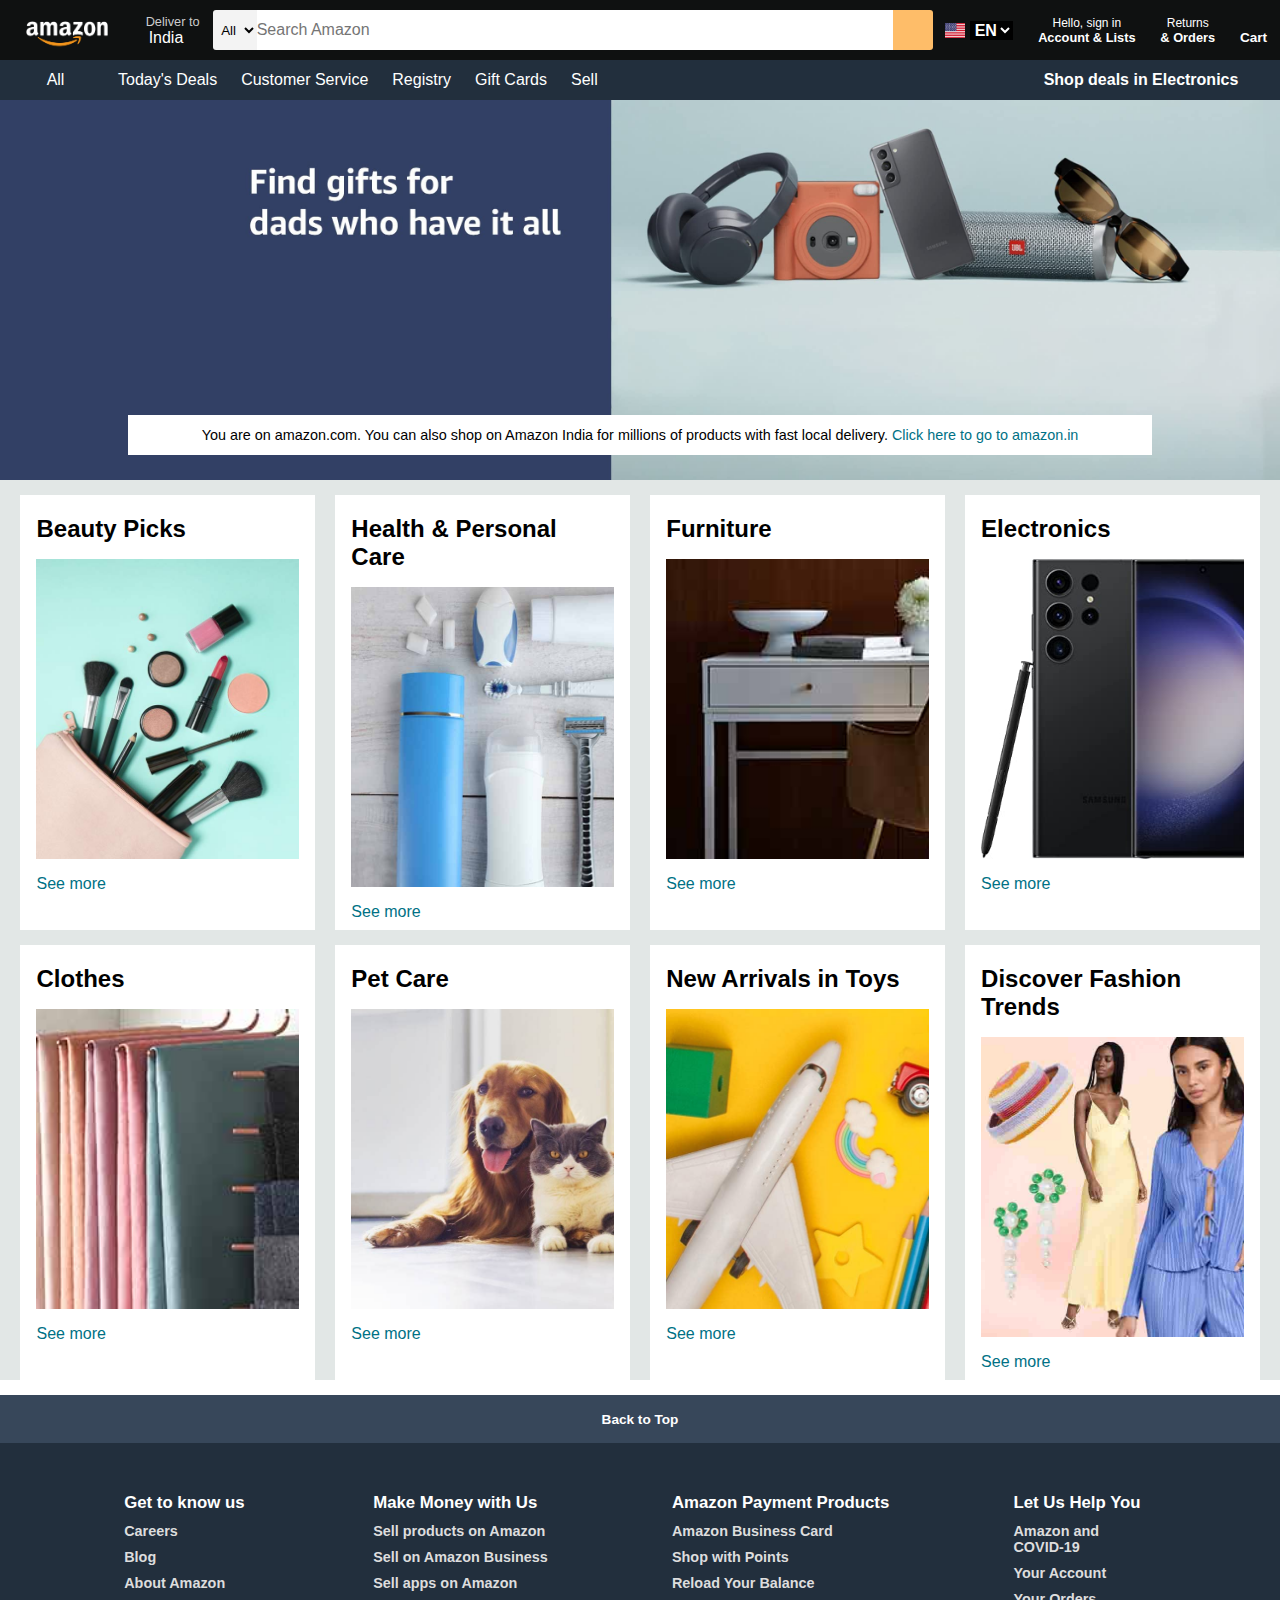
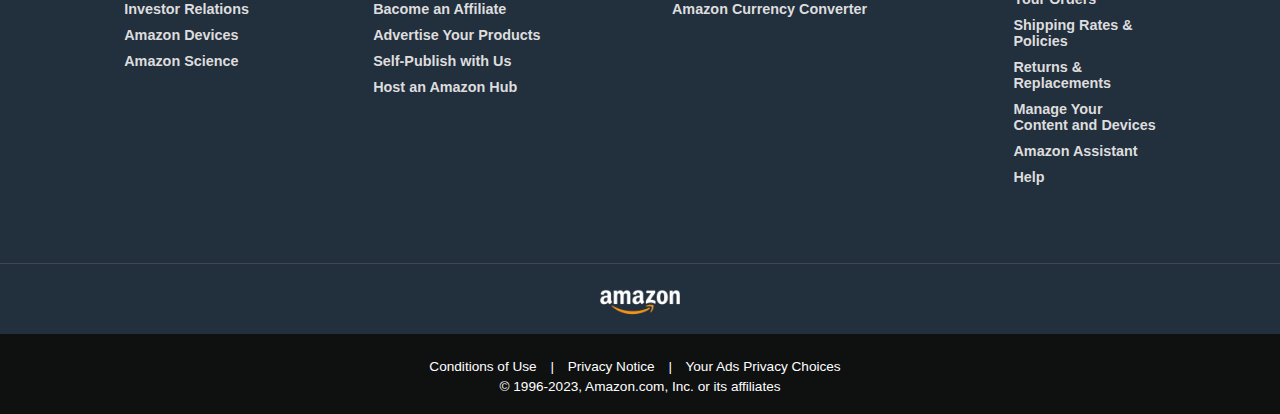
<file: index.html>
<!DOCTYPE html>
<html lang="en">
<head>
    <meta charset="UTF-8">
    <meta name="viewport" content="width=device-width, initial-scale=1.0">
    <title>Amazon</title>
    <link rel="stylesheet" href="https://cdnjs.cloudflare.com/ajax/libs/font-awesome/6.4.0/css/all.min.css" integrity="sha512-iecdLmaskl7CVkqkXNQ/ZH/XLlvWZOJyj7Yy7tcenmpD1ypASozpmT/E0iPtmFIB46ZmdtAc9eNBvH0H/ZpiBw==" crossorigin="anonymous" referrerpolicy="no-referrer"/>
    <link rel="stylesheet" href="styleAmazon.css">
</head>
<body>
    <header>
        <div class="navbar">
            <div class="nav-logo border">
                <div class="logo"></div>
            </div>

            <div class="nav-address border">
                <p class="deliver">Deliver to</p>

                <div class="add-icon">
                    <i class="fa-solid fa-location-dot"></i>
                    <p class="india">India</p>
                </div>
            </div>

            <div class="nav-search">
                <select class="search-select">
                    <option>All</option>
                </select>
                <input placeholder="Search Amazon" class="search-input">
                <div class="search-icon">
                    <i class="fa-solid fa-magnifying-glass"></i>
                </div>
            </div>

            <div class="nav-language border">
                <div class="nav-image" style="background-image: url('language.png');"></div>
                <select class="lang-text">
                    <option>EN</option>
                </select>
            </div>

            <div class="nav-signin border">
                <p><span>Hello, sign in</span></p>
                <p class="nav-second">Account & Lists</p>
            </div>

            <div class="nav-return border">
                <p><span>Returns</span></p>
                <p class="nav-second">& Orders</p>
            </div>

            <div class="nav-cart border">
                <i class="fa-solid fa-cart-shopping"></i>
                <p class="cart-text">Cart</p>
            </div>
        </div>

        <div class="panel">
            <div class="panel-all border">
                <i class="fa-solid fa-bars"></i>
                <p class="all">All</p>
            </div>

            <div class="panel-ops">
                <p class="op1 border">Today's Deals</p>
                <p class="op2 border">Customer Service</p>
                <p class="op3 border">Registry</p>
                <p class="op4 border">Gift Cards</p>
                <p class="op5 border">Sell</p>
            </div>

            <div class="panel-deals border">
               <p>Shop deals in Electronics</p> 
            </div>
        </div>
    </header>

    <section>
        <div class="hero-section">
            <div class="hero-msg">
                <p>You are on amazon.com. You can also shop on Amazon India for millions of products with fast local delivery. <a href="">Click here to go to amazon.in</a></p>
            </div>
        </div>
    </section>

    <section>
        <div class="shop-section">
            <div class="box1 box">
                <div class="box-styling">
                    <h2>Beauty Picks</h2>
                    <div class="box-image" style="background-image: url('box1_image.jpg');"></div>
                    <p><a href=""> See more</a></p>
                </div>
            </div>

            <div class="box2 box">
                <div class="box-styling">
                    <h2>Health & Personal Care</h2>
                    <div class="box-image" style="background-image: url('box2_image.jpg');"></div>
                    <p><a href=""> See more</a></p>
                </div>
            </div>

            <div class="box3 box">
                <div class="box-styling">
                    <h2>Furniture</h2>
                    <div class="box-image" style="background-image: url('box3_image.jpg');"></div>
                    <p><a href=""> See more</a></p>
                </div>
            </div>

            <div class="box4 box">
                <div class="box-styling">
                    <h2>Electronics</h2>
                    <div class="box-image" style="background-image: url('box4_image.jpg');"></div>
                    <p><a href=""> See more</a></p>
                </div>
            </div>

            <div class="box5 box">
                <div class="box-styling">
                    <h2>Clothes</h2>
                    <div class="box-image" style="background-image: url('box5_image.jpg');"></div>
                    <p><a href=""> See more</a></p>
                </div>
            </div>

            <div class="box6 box">
                <div class="box-styling">
                    <h2>Pet Care</h2>
                    <div class="box-image" style="background-image: url('box6_image.jpg');"></div>
                    <p><a href=""> See more</a></p>
                </div>
            </div>

            <div class="box7 box">
                <div class="box-styling">
                    <h2>New Arrivals in Toys</h2>
                    <div class="box-image" style="background-image: url('box7_image.jpg');"></div>
                    <p><a href=""> See more</a></p>
                </div>
            </div>

            <div class="box8 box">
                <div class="box-styling">
                    <h2>Discover Fashion Trends</h2>
                    <div class="box-image" style="background-image: url('box8_image.jpg');"></div>
                    <p><a href=""> See more</a></p>
                </div>
            </div>
        </div>
    </section>

    <footer>
        <div class="foot-panel1">
            Back to Top
        </div>

        <div class="foot-panel2">
            <ul>
                <p>Get to know us</p>
                <div class="anchor-tags">
                    <a href="">Careers</a>
                    <a href="">Blog</a>
                    <a href="">About Amazon</a>
                    <a href="">Investor Relations</a>
                    <a href="">Amazon Devices</a>
                    <a href="">Amazon Science</a>
                </div>
            </ul>

            <ul>
                <p>Make Money with Us</p>
                <div class="anchor-tags">
                    <a href="">Sell products on Amazon</a>
                    <a href="">Sell on Amazon Business</a>
                    <a href="">Sell apps on Amazon</a>
                    <a href="">Bacome an Affiliate</a>
                    <a href="">Advertise Your Products</a>
                    <a href="">Self-Publish with Us</a>
                    <a href="">Host an Amazon Hub</a>
                </div>
            </ul>

            <ul>
                <p>Amazon Payment Products</p>
                <div class="anchor-tags">
                    <a href="">Amazon Business Card</a>
                    <a href="">Shop with Points</a>
                    <a href="">Reload Your Balance</a>
                    <a href="">Amazon Currency Converter</a>
                </div>
            </ul>

            <ul>
                <p>Let Us Help You</p>
                <div class="anchor-tags">
                    <a href="">Amazon and <br>COVID-19</a>
                    <a href="">Your Account</a>
                    <a href="">Your Orders</a>
                    <a href="">Shipping Rates & <br> Policies</a>
                    <a href="">Returns & <br>Replacements</a>
                    <a href="">Manage Your <br> Content and Devices</a>
                    <a href="">Amazon Assistant</a>
                    <a href="">Help</a>
                </div>
            </ul>
        </div>

        <div class="foot-panel3">
            <div class="foot-logo"></div>
        </div>

        <div class="foot-panel4">
            <div class="pages">
                <a href="">Conditions of Use</a>
                <a href="">|</a>
                <a href="">Privacy Notice</a>
                <a href="">|</a>
                <a href="">Your Ads Privacy Choices</a>
            </div>

            <div class="copyright">
                © 1996-2023, Amazon.com, Inc. or its affiliates
            </div>
        </div>
    </footer>
</body>
</html>
</file>
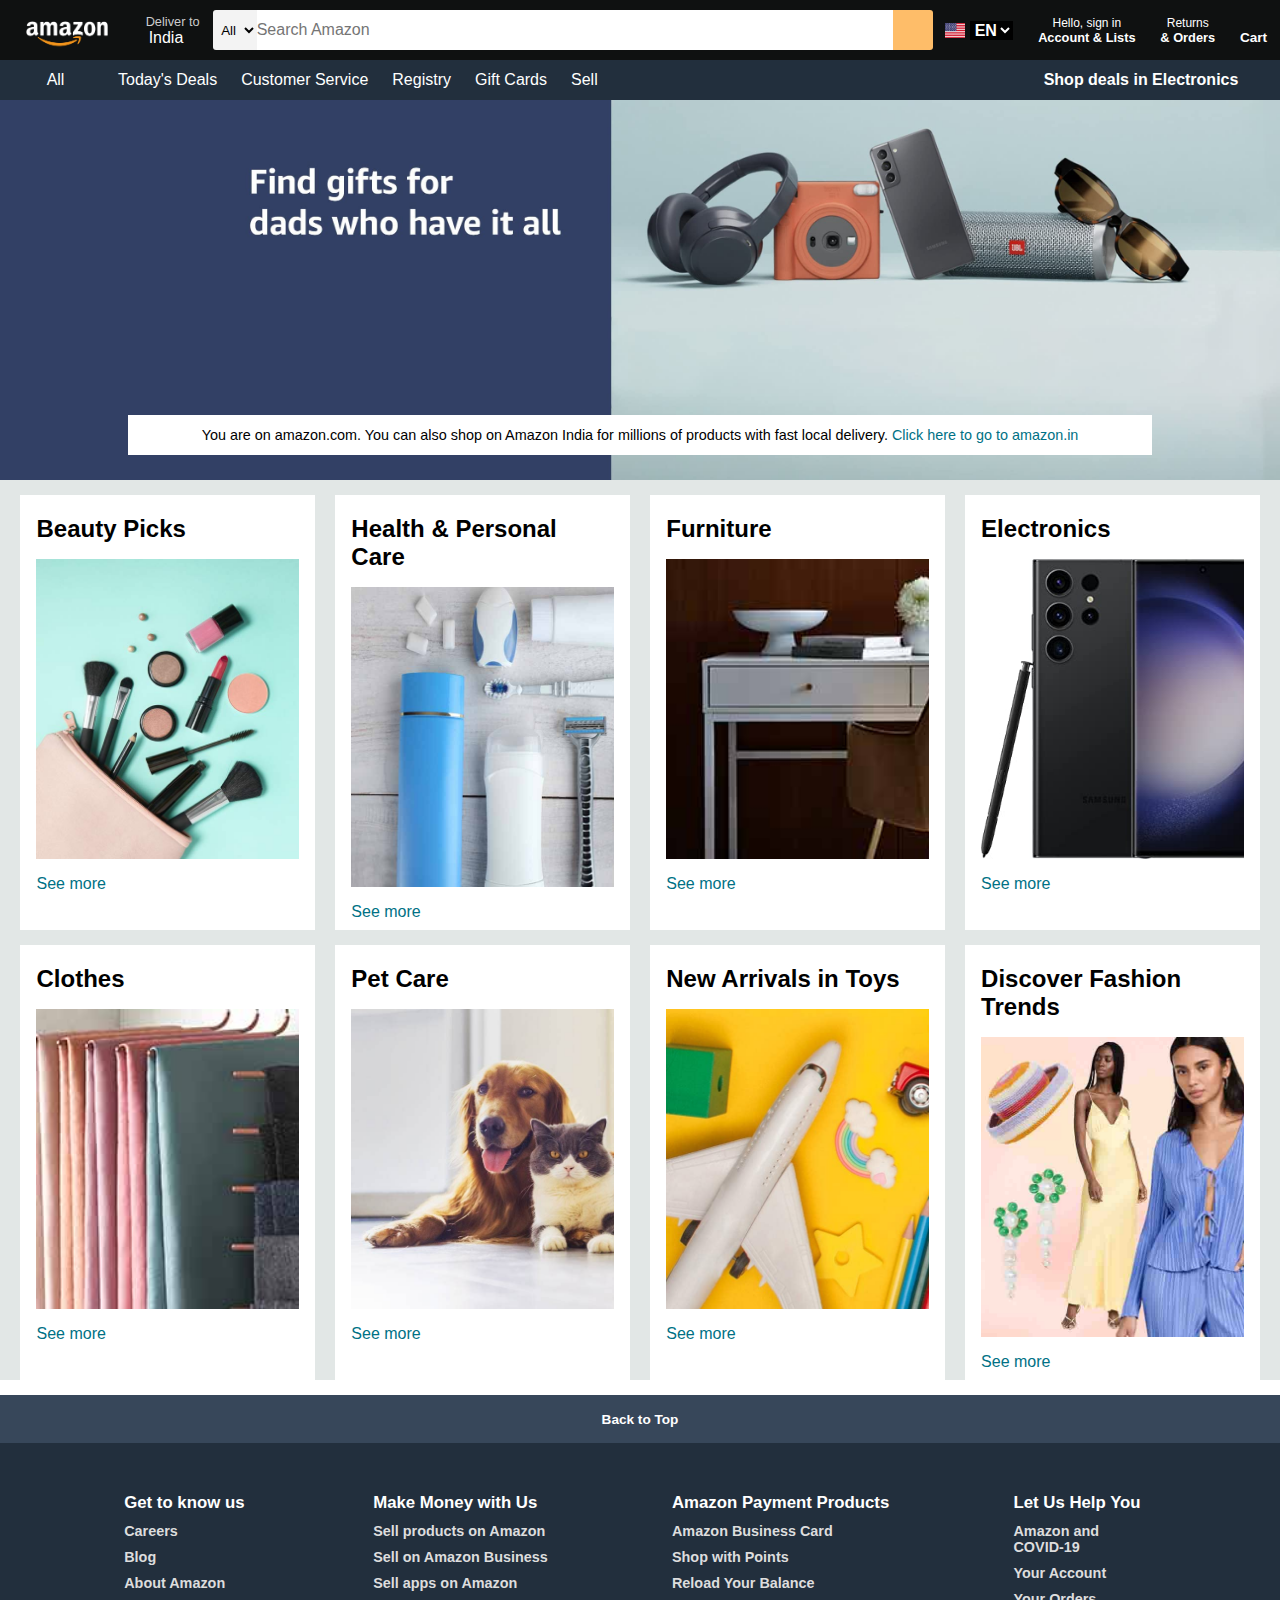
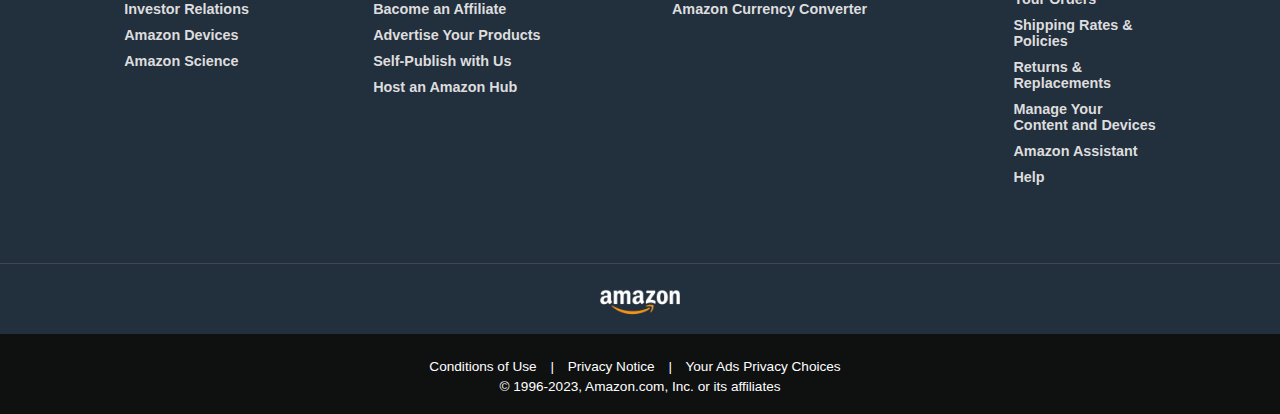
<file: MainPage.html>
<!DOCTYPE html>
<html lang="en">
<head>
    <meta charset="UTF-8">
    <meta name="viewport" content="width=device-width, initial-scale=1.0">
    <title>Amazon</title>
    <link rel="stylesheet" href="https://cdnjs.cloudflare.com/ajax/libs/font-awesome/6.4.0/css/all.min.css" integrity="sha512-iecdLmaskl7CVkqkXNQ/ZH/XLlvWZOJyj7Yy7tcenmpD1ypASozpmT/E0iPtmFIB46ZmdtAc9eNBvH0H/ZpiBw==" crossorigin="anonymous" referrerpolicy="no-referrer"/>
    <link rel="stylesheet" href="styleAmazon.css">
</head>
<body>
    <header>
        <div class="navbar">
            <div class="nav-logo border">
                <div class="logo"></div>
            </div>

            <div class="nav-address border">
                <p class="deliver">Deliver to</p>

                <div class="add-icon">
                    <i class="fa-solid fa-location-dot"></i>
                    <p class="india">India</p>
                </div>
            </div>

            <div class="nav-search">
                <select class="search-select">
                    <option>All</option>
                </select>
                <input placeholder="Search Amazon" class="search-input">
                <div class="search-icon">
                    <i class="fa-solid fa-magnifying-glass"></i>
                </div>
            </div>

            <div class="nav-language border">
                <div class="nav-image" style="background-image: url('language.png');"></div>
                <select class="lang-text">
                    <option>EN</option>
                </select>
            </div>

            <div class="nav-signin border">
                <p><span>Hello, sign in</span></p>
                <p class="nav-second">Account & Lists</p>
            </div>

            <div class="nav-return border">
                <p><span>Returns</span></p>
                <p class="nav-second">& Orders</p>
            </div>

            <div class="nav-cart border">
                <i class="fa-solid fa-cart-shopping"></i>
                <p class="cart-text">Cart</p>
            </div>
        </div>

        <div class="panel">
            <div class="panel-all border">
                <i class="fa-solid fa-bars"></i>
                <p class="all">All</p>
            </div>

            <div class="panel-ops">
                <p class="op1 border">Today's Deals</p>
                <p class="op2 border">Customer Service</p>
                <p class="op3 border">Registry</p>
                <p class="op4 border">Gift Cards</p>
                <p class="op5 border">Sell</p>
            </div>

            <div class="panel-deals border">
               <p>Shop deals in Electronics</p> 
            </div>
        </div>
    </header>

    <section>
        <div class="hero-section">
            <div class="hero-msg">
                <p>You are on amazon.com. You can also shop on Amazon India for millions of products with fast local delivery. <a href="">Click here to go to amazon.in</a></p>
            </div>
        </div>
    </section>

    <section>
        <div class="shop-section">
            <div class="box1 box">
                <div class="box-styling">
                    <h2>Beauty Picks</h2>
                    <div class="box-image" style="background-image: url('box1_image.jpg');"></div>
                    <p><a href=""> See more</a></p>
                </div>
            </div>

            <div class="box2 box">
                <div class="box-styling">
                    <h2>Health & Personal Care</h2>
                    <div class="box-image" style="background-image: url('box2_image.jpg');"></div>
                    <p><a href=""> See more</a></p>
                </div>
            </div>

            <div class="box3 box">
                <div class="box-styling">
                    <h2>Furniture</h2>
                    <div class="box-image" style="background-image: url('box3_image.jpg');"></div>
                    <p><a href=""> See more</a></p>
                </div>
            </div>

            <div class="box4 box">
                <div class="box-styling">
                    <h2>Electronics</h2>
                    <div class="box-image" style="background-image: url('box4_image.jpg');"></div>
                    <p><a href=""> See more</a></p>
                </div>
            </div>

            <div class="box5 box">
                <div class="box-styling">
                    <h2>Clothes</h2>
                    <div class="box-image" style="background-image: url('box5_image.jpg');"></div>
                    <p><a href=""> See more</a></p>
                </div>
            </div>

            <div class="box6 box">
                <div class="box-styling">
                    <h2>Pet Care</h2>
                    <div class="box-image" style="background-image: url('box6_image.jpg');"></div>
                    <p><a href=""> See more</a></p>
                </div>
            </div>

            <div class="box7 box">
                <div class="box-styling">
                    <h2>New Arrivals in Toys</h2>
                    <div class="box-image" style="background-image: url('box7_image.jpg');"></div>
                    <p><a href=""> See more</a></p>
                </div>
            </div>

            <div class="box8 box">
                <div class="box-styling">
                    <h2>Discover Fashion Trends</h2>
                    <div class="box-image" style="background-image: url('box8_image.jpg');"></div>
                    <p><a href=""> See more</a></p>
                </div>
            </div>
        </div>
    </section>

    <footer>
        <div class="foot-panel1">
            Back to Top
        </div>

        <div class="foot-panel2">
            <ul>
                <p>Get to know us</p>
                <div class="anchor-tags">
                    <a href="">Careers</a>
                    <a href="">Blog</a>
                    <a href="">About Amazon</a>
                    <a href="">Investor Relations</a>
                    <a href="">Amazon Devices</a>
                    <a href="">Amazon Science</a>
                </div>
            </ul>

            <ul>
                <p>Make Money with Us</p>
                <div class="anchor-tags">
                    <a href="">Sell products on Amazon</a>
                    <a href="">Sell on Amazon Business</a>
                    <a href="">Sell apps on Amazon</a>
                    <a href="">Bacome an Affiliate</a>
                    <a href="">Advertise Your Products</a>
                    <a href="">Self-Publish with Us</a>
                    <a href="">Host an Amazon Hub</a>
                </div>
            </ul>

            <ul>
                <p>Amazon Payment Products</p>
                <div class="anchor-tags">
                    <a href="">Amazon Business Card</a>
                    <a href="">Shop with Points</a>
                    <a href="">Reload Your Balance</a>
                    <a href="">Amazon Currency Converter</a>
                </div>
            </ul>

            <ul>
                <p>Let Us Help You</p>
                <div class="anchor-tags">
                    <a href="">Amazon and <br>COVID-19</a>
                    <a href="">Your Account</a>
                    <a href="">Your Orders</a>
                    <a href="">Shipping Rates & <br> Policies</a>
                    <a href="">Returns & <br>Replacements</a>
                    <a href="">Manage Your <br> Content and Devices</a>
                    <a href="">Amazon Assistant</a>
                    <a href="">Help</a>
                </div>
            </ul>
        </div>

        <div class="foot-panel3">
            <div class="foot-logo"></div>
        </div>

        <div class="foot-panel4">
            <div class="pages">
                <a href="">Conditions of Use</a>
                <a href="">|</a>
                <a href="">Privacy Notice</a>
                <a href="">|</a>
                <a href="">Your Ads Privacy Choices</a>
            </div>

            <div class="copyright">
                © 1996-2023, Amazon.com, Inc. or its affiliates
            </div>
        </div>
    </footer>
</body>
</html>
</file>
<file: styleAmazon.css>
* {
    margin: 0;
    padding: 0;
    font-family: Arial;
    border: border-box;        
}

.navbar {
    height: 3.75rem;
    background-color: #0F1111;
    color: white;
    display: flex;
    align-items: center;
    justify-content: space-evenly;
}

/* AMAZON LOGO  */

.nav-logo {
    height: 3.125rem;
    width: 8rem;
    display: flex;
    justify-content: center;
    align-items: center;
}

.logo{
    background-image: url("amazon_logo.png");
    height: 3.125rem;
    width: 80%;
    background-size: cover;
}

.border{
    border: 0.125rem solid transparent;
    border-radius: 0.125rem;
}

.border:hover{
    border: 0.09375rem solid white;
    border-radius: 0.125rem;
}

/* DELIVER TO INDIA */

.nav-address{
    height: 3.125rem;
    display: flex;
    flex-direction: column;
    justify-content: center;
}
.deliver{
    color: #cccccc;
    font-size: 0.8rem;
    margin-left: 10px;
    margin-right: 10px;
}

.india{
    font-size: 1rem;
    margin-left: 3px;
}

.add-icon{
    display: flex;
    align-items: center;
    margin-left: 10px;
    margin-right: 10px;
}

/* SEARCH BAR  */

.nav-search{
    display: flex;
    justify-content: space-evenly;
    background-color: #0F1111;
    width: 45rem;
    height: 2.5rem;
    border-radius: 3px;
}

.search-select{
    border-top-left-radius : 3px;
    border-bottom-left-radius : 3px;
    background-color: #f3f3f3;
    border: none;
    width: 3.125rem;
    text-align: center;
}

.search-input{
    width: 100%;
    font-size: 1rem;
    border: none;
}

.search-icon{
    width: 2.8125rem;
    border: none;
    /* text-align: center; */
    display: flex;
    justify-content: center;  /* vertically */
    align-items: center;  /* horizontally */
    font-size: 1.2rem;
    background-color:  #febd69;
    border-top-right-radius: 3px;
    border-bottom-right-radius: 3px;
}

.search-icon i{
    color: #0F1111;
}

.nav-search:hover{
    border: 2px solid #febd69;
    border-radius: 3px;
}

/* SIGN IN and RETURNS */

.nav-signin{
    height: 3.125rem;
    display: flex;
    flex-direction: column;
    justify-content: center;
}

.nav-return{
    height: 3.125rem;
    display: flex;
    flex-direction: column;
    justify-content: center;
}

span{
    /* margin-left: 0.625rem;
    margin-right: 0.625rem; */
    font-size: 0.75rem;
    display: flex;
    justify-content: center;
}

.nav-second{
    margin-left: 0.625rem;
    margin-right: 0.625rem;
    font-size: 0.8rem;
    font-weight: 700;
    text-align: center;
}

/* CART  */

.nav-cart{
    display: flex;
    height: 3.125rem;
}

.nav-cart i{
    font-size: 1.875rem;
    margin: 10px 0px 10px 10px;
}

.cart-text{
    font-size: 0.85rem;
    font-weight: 700;
    display: flex;
    align-items: flex-end;
    margin-right: 10px;
    margin-bottom: 10px;
}

/* LANGUAGE */

.nav-language{
    height: 3.125rem;
    /* width: 80px; */
    /* border: 2px solid white; */
    display: flex;
    justify-content: center;
    align-items: center;
}

.nav-image{
    height: 0.9375rem;
    width: 1.25rem;
    background-size: cover;
    background-repeat: no-repeat;
    margin-left: 10px;
    margin-right: 5px;
}

.lang-text{
    text-decoration: none;
    border: none;
    outline: none;
    background-color:black;
    text-align: center;
    color: white;
    font-size: 1rem;
    font-weight: 700;
    margin-right: 10px;
}

/* PANEL */

/* ALL MENU */

.panel{
    display: flex;
    height: 2.5rem;
    background-color: #222f3d;
    color: white;
    align-items: center;
    justify-content: space-evenly;
}

.panel-all{
    display: flex;
    justify-content: center;
    align-items: center;
    /* margin: 10px; */
} 

.panel-all p{
    margin: 10px 10px 10px 5px;
}

.panel-all i{
    margin: 10px 0px 10px 10px;
    font-size: 1.2rem;
    align-self: center;
}

.panel-ops div{
    /* display: inline; */
    display: flex;
    align-items: center;
    justify-content: space-evenly;
    height: 2.5rem;
    margin-left: 15px;
    font-size: 0.9rem;
}

.panel-ops{
    width: 70%;
    display: flex;
    /* align-items: center; */
}

.op1,.op2,.op3,.op4,.op5{
    padding-left: 10px;
    padding-right: 10px;
}

.panel-deals{
    font-size: 1rem;
    font-weight: 700;
    height: 2.5rem;
    display: flex;
    align-items: center;
}

.panel-deals p{
    margin: 0px 10px 0px 10px;
}

/* SECTION 2 */

.hero-section{
    background-image: url("hero_image.jpg");  /* give height and width first */
    height: 23.75rem;
    background-size: cover;
    display: flex;
    justify-content: center;
    align-items: flex-end;
}

.hero-msg{
    background-color: white;
    color: black;
    height: 2.5rem;
    display: flex;
    align-items: center;
    justify-content: center;
    font-size: 0.9rem;
    width: 80%;
    margin-bottom: 25px;
}

.hero-msg a{
    color: #007185;
    text-decoration: none;
}

/* SHOP SECTION  */

.shop-section{
    display: flex;
    justify-content: space-evenly;
    background-color: #e2e7e6;
    flex-wrap: wrap;
}

.box{
    height: 25rem;
    /* border: 2px solid black; */
    width: 23%;
    background-color: white;
    padding: 20px 0px 15px;
    margin-top: 15px;
}

.box-image{
    height: 18.75rem;
    background-size: cover;
    background-repeat: no-repeat;
    margin-top: 1rem;
    margin-bottom: 1rem;
}

.box-styling{
    margin-left: 1rem;
    margin-right: 1rem;
}

.box-styling a{
    color: #007185;
    text-decoration: none;
}

/* FOOTER  */

footer{
    margin-top: 15px;
}

.foot-panel1{
    background-color: #37475a;
    color: white;
    height: 3rem;
    display: flex;
    justify-content: center;
    align-items: center;
    font-size: 0.85rem;
    font-weight: 700;
}

.foot-panel2{
    background-color: #222f3d;
    color: white;
    height: 26.25rem;
    display: flex;
    justify-content: space-evenly;
}

ul a{
    color: #dddddd;
    text-decoration: none;
    display: block;
    font-size: 0.9rem;
    margin-top: 10px;
    font-weight: 600;
}

.foot-panel2 ul{
    margin-top: 50px;
}

.anchor-tags1, .anchor-tags2, .anchor-tags3, .anchor-tags4{
    margin-top: 10px;
}

.foot-panel2 p{
    font-size: 1.05rem;
    font-weight: 700;
}

.foot-panel3{
    background-color: #222f3d;
    color: white;
    border-top: 0.5px solid rgba(255, 255, 255, 0.117);
    height: 4.375rem;
    display: flex;
    justify-content: center;
    align-items: center;
}

.foot-logo{
    background-image: url("amazon_logo.png");
    height: 3.125rem;
    width: 6.25rem;
    background-size: cover;
}

.foot-panel4{
    background-color: #0F1111;
    color: white;
    /* display: flex;
    justify-content: center;
    align-items: center; */
    height: 5rem;
}

.pages{
    font-size: 0.85rem;
    text-align: center;
    padding-top: 25px;
}

.pages a{
    text-decoration: none;
    color: white;
    margin-right: 10px;
}

.copyright{
    padding-top: 5px;
    font-size: 0.85rem;
    text-align: center;
}

@media screen and (min-width: 100px) and (max-width: 600px) {
    .nav-search{
        width: 30rem;
        height: 2.5rem;
    }

    .nav-address, .nav-language, .nav-signin, .nav-return{
        display: none;
    }

    .nav-logo{
        width: 12rem;
    }

    .logo{
        width: 100%;
    }

    .panel .panel-ops{
        .op2, .op3, .op4, .op5{
            display: none;
        }
    }

    .panel-deals p{
       text-align: center;
    }

    .hero-section{
        background-image: url("hero_image_final.jpg");  /* give height and width first */
        height: 15rem;
        width: 100%;
        background-size: cover;
        background-repeat: no-repeat;
    }

    .hero-msg{
        height: 3.5rem;
    }

    .shop-section{
        display: flex;
        justify-content: space-evenly;
        background-color: #e2e7e6;
        flex-wrap: wrap;
    }

    .box{
        width: 80%;
    }

    
/*     .foot-panel2{
        display: flex;
        justify-content: center;
        align-items: center;
        height: 15rem;

        .tag1, .tag2, .tag4{
            display: none;
        }

        .anchor-tags1, .anchor-tags2, .anchor-tags4{
            display: none;
        }

        .anchor-tags3{
            text-align: center;
        } 

         .anchor-tags4{
            text-align: center;
            margin-top: 10px;
        } 

        .tag3, .tag4{
            text-align: center;
        } 

         .tag3{
            text-align: center;
        }
    } 

       .foot-panel2{
        display: flex;
        flex-direction: column;
        justify-content: center;
        align-items: center;
        height: 25rem;
    
        .tag2, .tag3, .tag4{
            display: none;
        }

        .anchor-tags2, .anchor-tags3, .anchor-tags4{
            display: none;
        }

        .tag1{
            text-align: center;
        }

        .anchor-tags1{
            text-align: center;
        }
    } */

    .foot-panel4{
        height: 6rem;
    }
}
</file>
